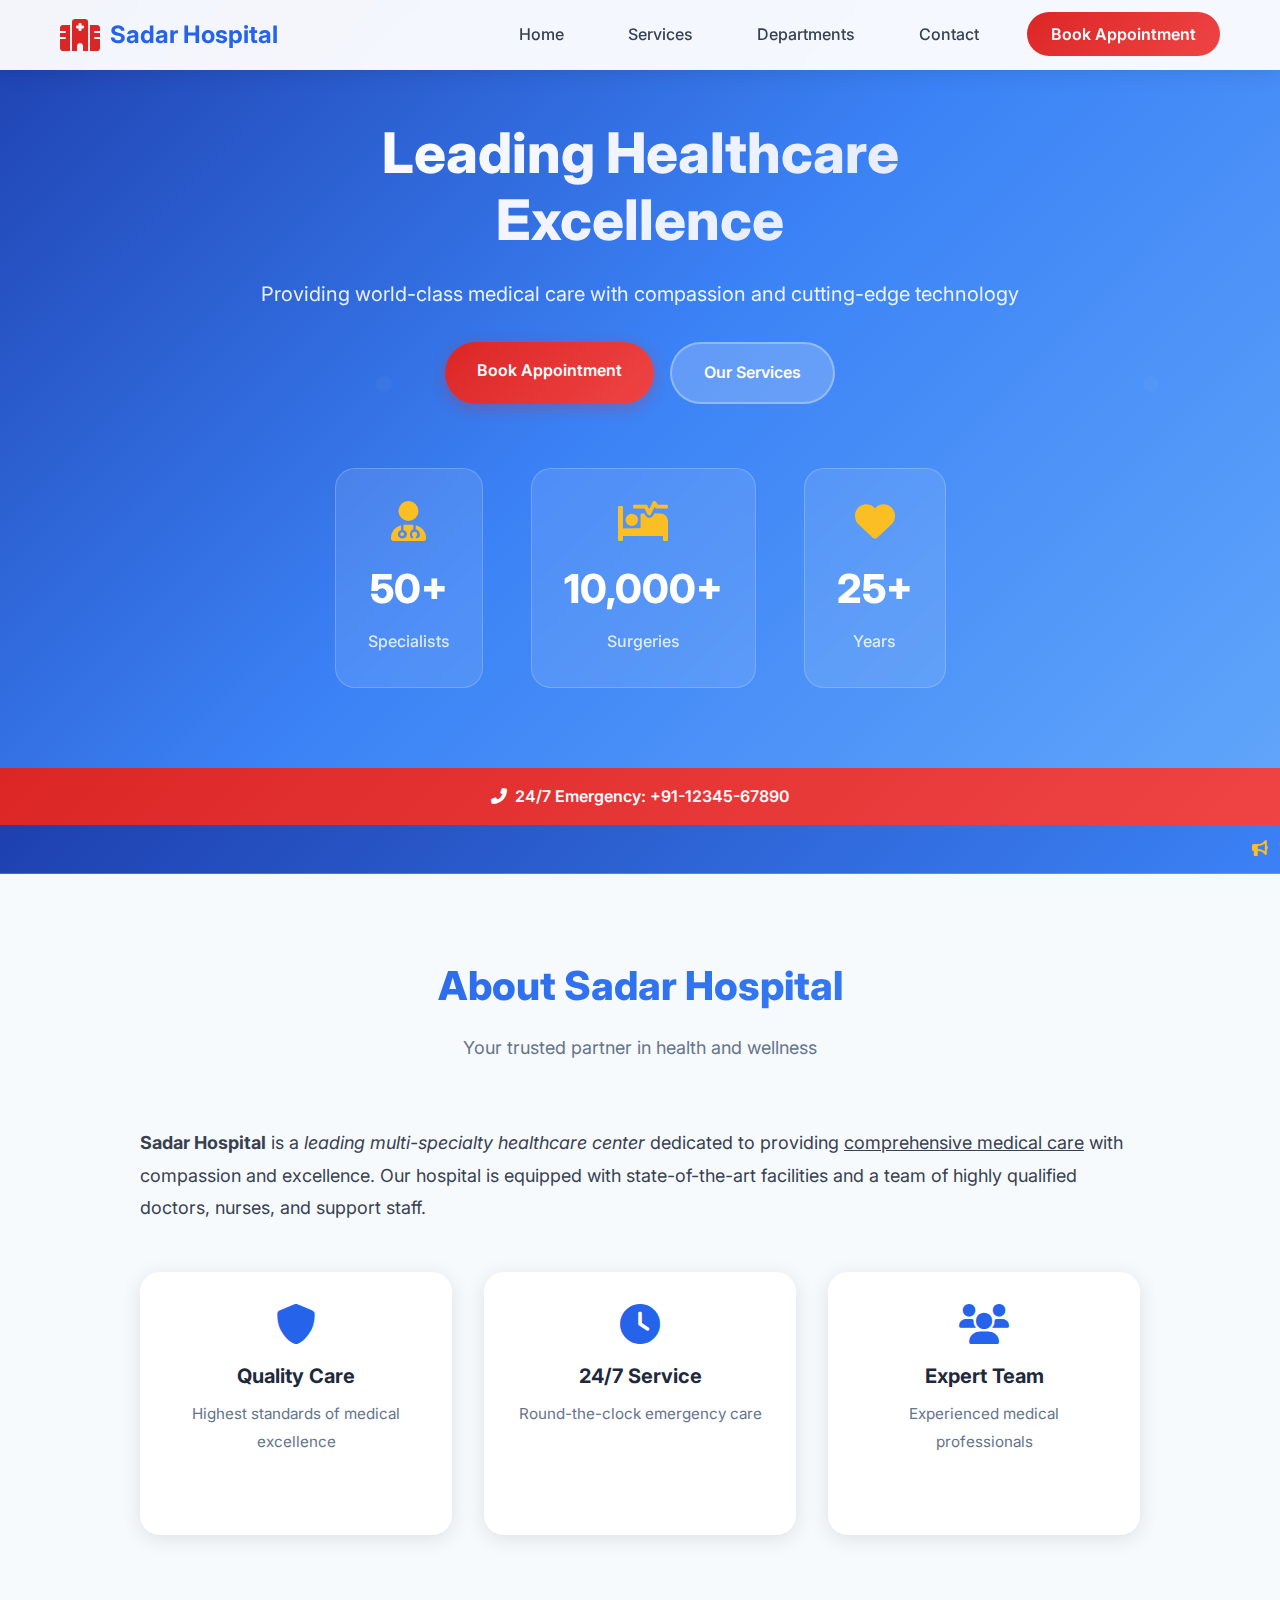
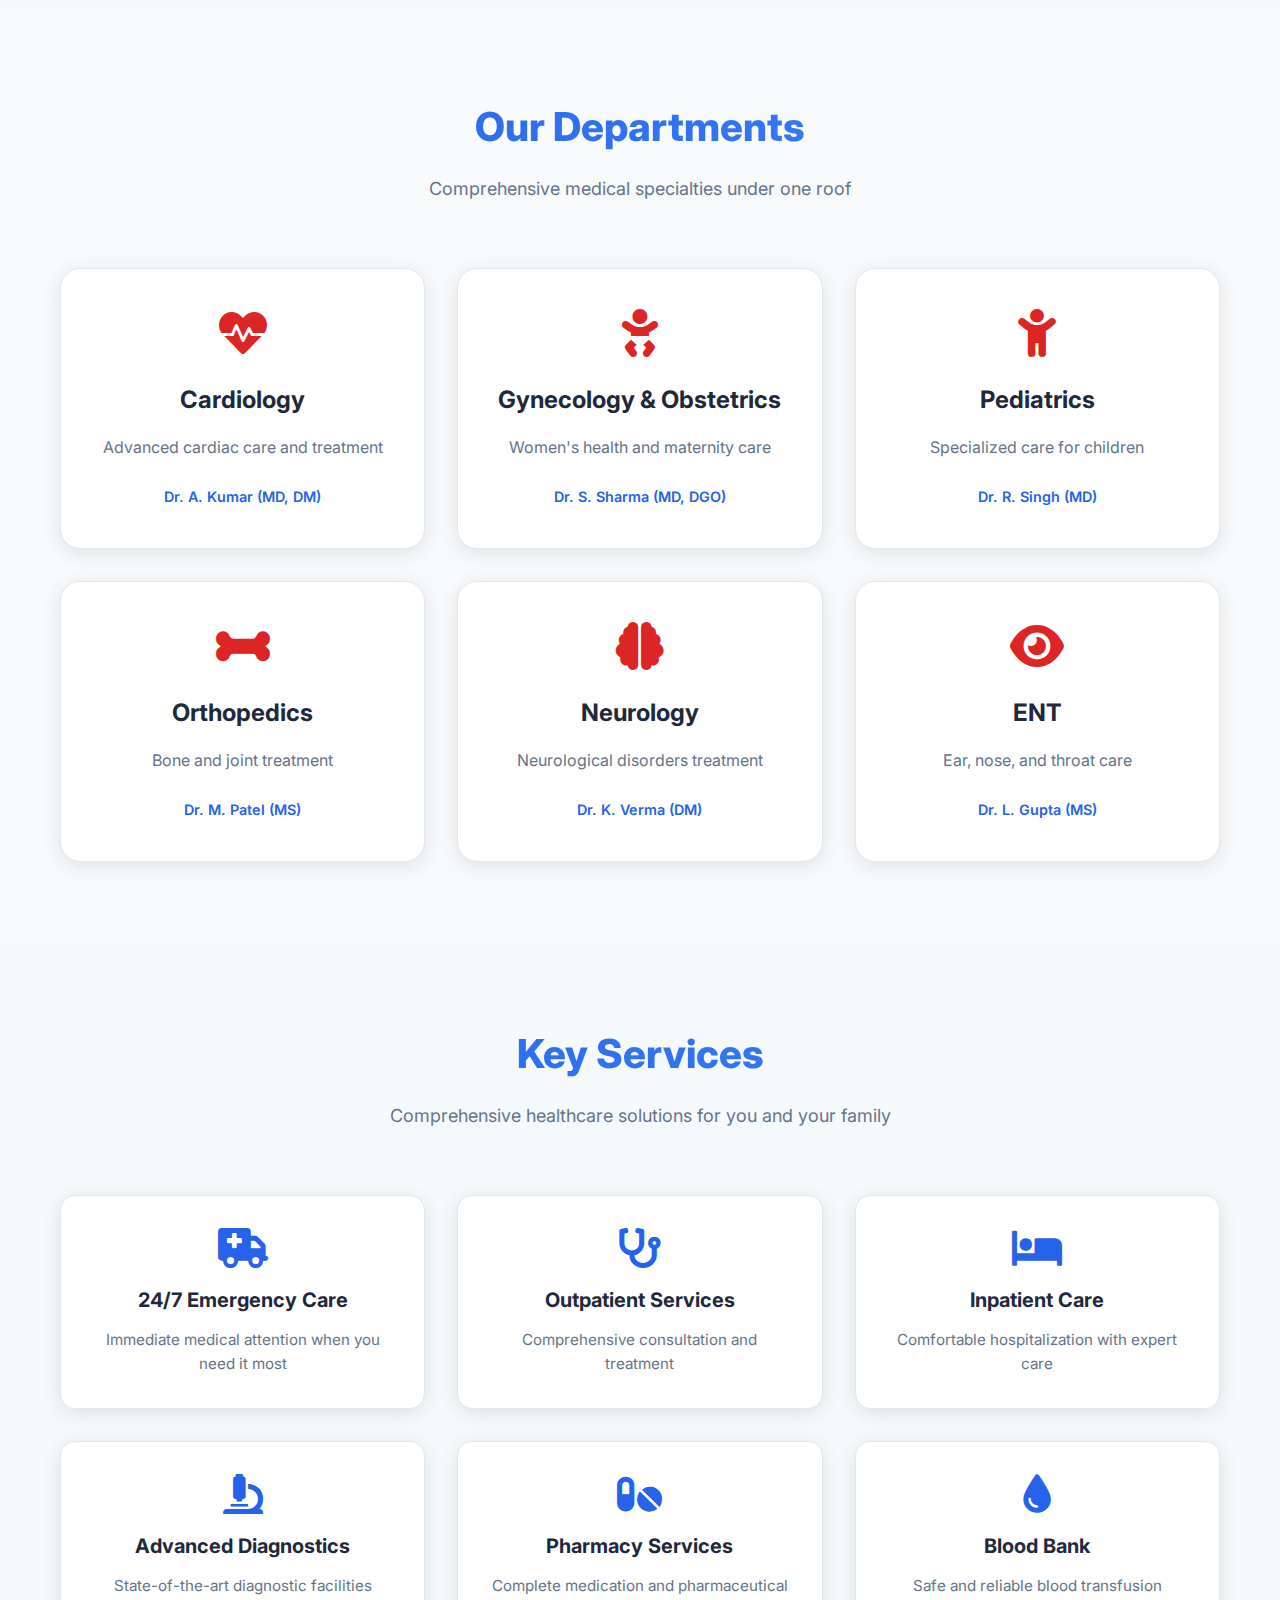
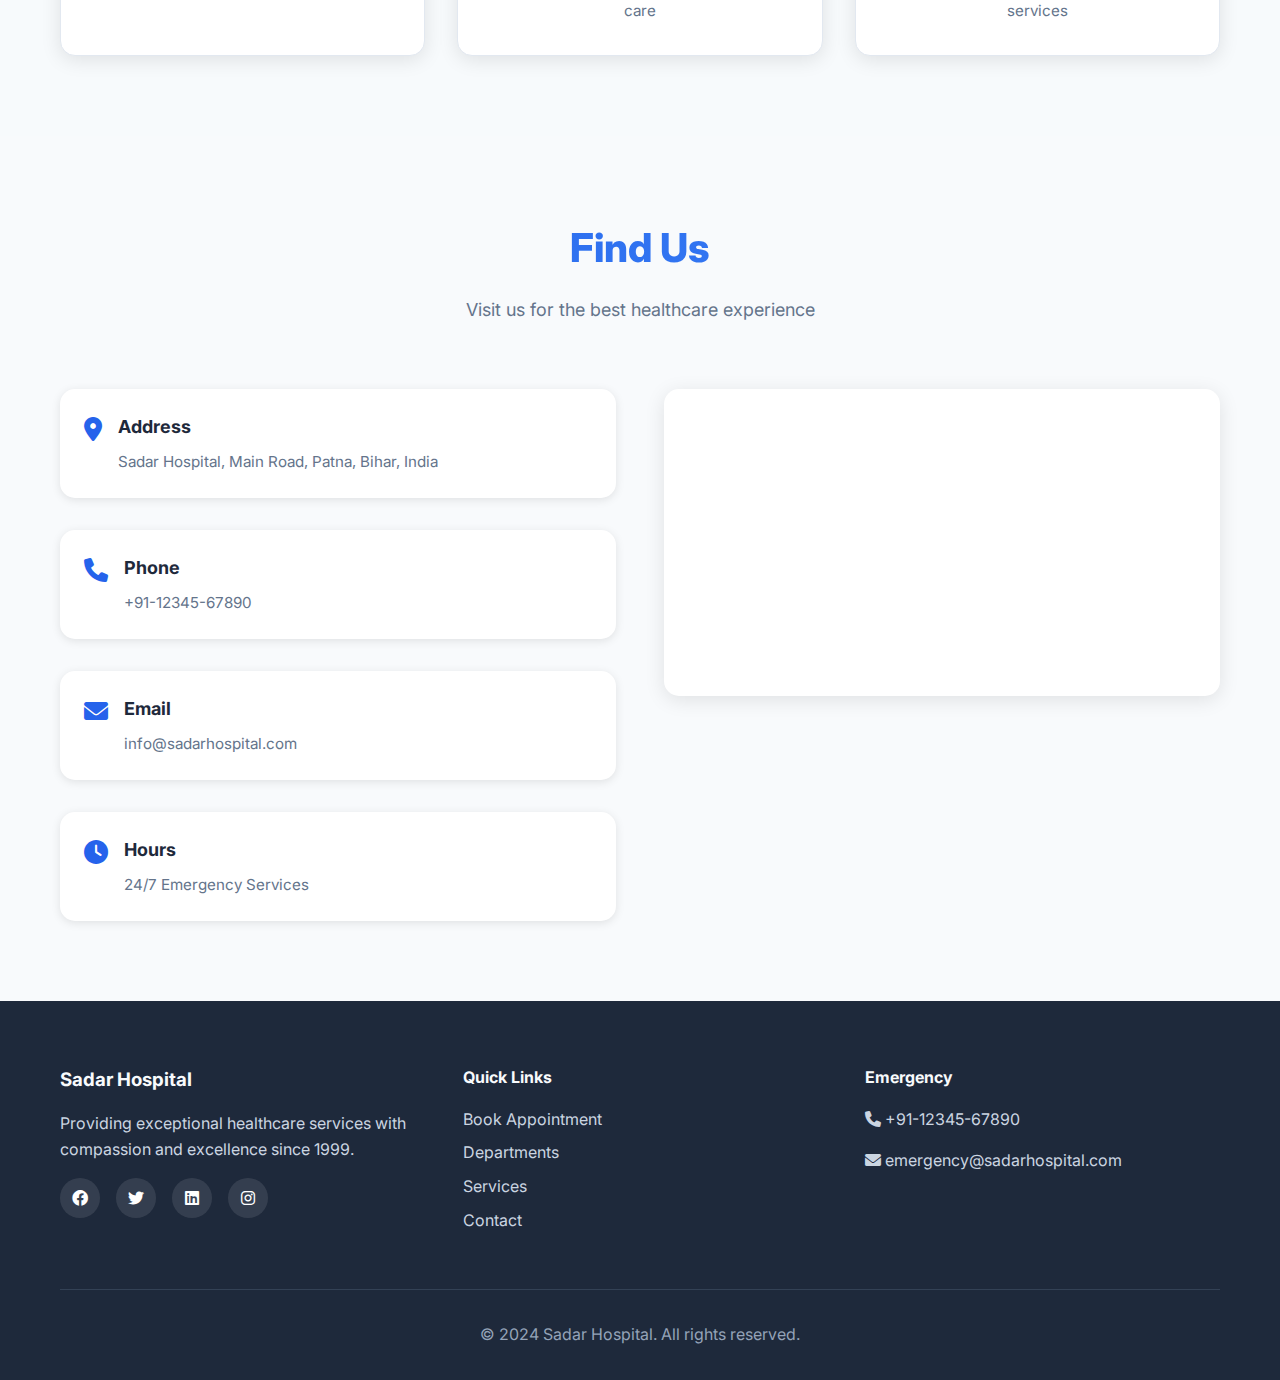
<file: index.html>
<!DOCTYPE html>
<html lang="en">
<head>
    <meta charset="UTF-8">
    <meta name="viewport" content="width=device-width, initial-scale=1.0">
    <title>Sadar Hospital - Leading Healthcare Excellence</title>
    <link rel="stylesheet" href="style2.css">
    <link href="https://fonts.googleapis.com/css2?family=Inter:wght@300;400;500;600;700;800&display=swap" rel="stylesheet">
    <link rel="stylesheet" href="https://cdnjs.cloudflare.com/ajax/libs/font-awesome/6.0.0/css/all.min.css">
</head>
<body>
    <!-- Navigation -->
    <nav class="navbar">
        <div class="nav-container">
            <div class="nav-logo">
                <i class="fas fa-hospital-alt"></i>
                <span>Sadar Hospital</span>
            </div>
            <ul class="nav-links">
                <li><a href="#home">Home</a></li>
                <li><a href="#services">Services</a></li>
                <li><a href="#departments">Departments</a></li>
                <li><a href="#contact">Contact</a></li>
                <li><a href="hospital.html" class="btn-appointment">Book Appointment</a></li>
            </ul>
        </div>
    </nav>

    <!-- Hero Section -->
    <header id="home" class="hero">
        <div class="hero-content">
            <h1>Leading Healthcare Excellence</h1>
            <p>Providing world-class medical care with compassion and cutting-edge technology</p>
            <div class="hero-buttons">
                <a href="hospital.html" class="btn-primary">Book Appointment</a>
                <a href="#services" class="btn-secondary">Our Services</a>
            </div>
        </div>
        <div class="hero-stats">
            <div class="stat-item">
                <i class="fas fa-user-md"></i>
                <span class="stat-number">50+</span>
                <span class="stat-label">Specialists</span>
            </div>
            <div class="stat-item">
                <i class="fas fa-procedures"></i>
                <span class="stat-number">10,000+</span>
                <span class="stat-label">Surgeries</span>
            </div>
            <div class="stat-item">
                <i class="fas fa-heart"></i>
                <span class="stat-number">25+</span>
                <span class="stat-label">Years</span>
            </div>
        </div>
    </header>

    <!-- Emergency Banner -->
    <div class="emergency-banner">
        <i class="fas fa-phone-alt"></i>
        <span>24/7 Emergency: +91-12345-67890</span>
    </div>

    <!-- Announcement Marquee -->
    <div class="announcement-banner">
        <marquee scrollamount="3" behavior="scroll" direction="left">
            <i class="fas fa-bullhorn"></i>
            <span>Welcome to Sadar Hospital! 24/7 Emergency Services Available | Book your appointment online | Your health, our priority | Free health checkup camp this weekend | New cardiology department now open | Special discounts for senior citizens</span>
        </marquee>
    </div>

    <!-- Main Content -->
    <main>
        <!-- About Section -->
        <section id="about" class="section">
            <div class="container">
                <div class="section-header">
                    <h2>About Sadar Hospital</h2>
                    <p>Your trusted partner in health and wellness</p>
                </div>
                <div class="about-content">
                    <div class="about-text">
                        <p><strong>Sadar Hospital</strong> is a <em>leading multi-specialty healthcare center</em> dedicated to providing <u>comprehensive medical care</u> with compassion and excellence. Our hospital is equipped with state-of-the-art facilities and a team of highly qualified doctors, nurses, and support staff.</p>
                        <div class="features-grid">
                            <div class="feature">
                                <i class="fas fa-shield-alt"></i>
                                <h4>Quality Care</h4>
                                <p>Highest standards of medical excellence</p>
                            </div>
                            <div class="feature">
                                <i class="fas fa-clock"></i>
                                <h4>24/7 Service</h4>
                                <p>Round-the-clock emergency care</p>
                            </div>
                            <div class="feature">
                                <i class="fas fa-users"></i>
                                <h4>Expert Team</h4>
                                <p>Experienced medical professionals</p>
                            </div>
                        </div>
                    </div>
                </div>
            </div>
        </section>

        <!-- Departments Section -->
        <section id="departments" class="section bg-light">
            <div class="container">
                <div class="section-header">
                    <h2>Our Departments</h2>
                    <p>Comprehensive medical specialties under one roof</p>
                </div>
                <div class="departments-grid">
                    <div class="department-card">
                        <i class="fas fa-heartbeat"></i>
                        <h3>Cardiology</h3>
                        <p>Advanced cardiac care and treatment</p>
                        <span class="doctor">Dr. A. Kumar (MD, DM)</span>
                    </div>
                    <div class="department-card">
                        <i class="fas fa-baby"></i>
                        <h3>Gynecology & Obstetrics</h3>
                        <p>Women's health and maternity care</p>
                        <span class="doctor">Dr. S. Sharma (MD, DGO)</span>
                    </div>
                    <div class="department-card">
                        <i class="fas fa-child"></i>
                        <h3>Pediatrics</h3>
                        <p>Specialized care for children</p>
                        <span class="doctor">Dr. R. Singh (MD)</span>
                    </div>
                    <div class="department-card">
                        <i class="fas fa-bone"></i>
                        <h3>Orthopedics</h3>
                        <p>Bone and joint treatment</p>
                        <span class="doctor">Dr. M. Patel (MS)</span>
                    </div>
                    <div class="department-card">
                        <i class="fas fa-brain"></i>
                        <h3>Neurology</h3>
                        <p>Neurological disorders treatment</p>
                        <span class="doctor">Dr. K. Verma (DM)</span>
                    </div>
                    <div class="department-card">
                        <i class="fas fa-eye"></i>
                        <h3>ENT</h3>
                        <p>Ear, nose, and throat care</p>
                        <span class="doctor">Dr. L. Gupta (MS)</span>
                    </div>
                </div>
            </div>
        </section>

        <!-- Services Section -->
        <section id="services" class="section">
            <div class="container">
                <div class="section-header">
                    <h2>Key Services</h2>
                    <p>Comprehensive healthcare solutions for you and your family</p>
                </div>
                <div class="services-grid">
                    <div class="service-item">
                        <i class="fas fa-ambulance"></i>
                        <h4>24/7 Emergency Care</h4>
                        <p>Immediate medical attention when you need it most</p>
                    </div>
                    <div class="service-item">
                        <i class="fas fa-stethoscope"></i>
                        <h4>Outpatient Services</h4>
                        <p>Comprehensive consultation and treatment</p>
                    </div>
                    <div class="service-item">
                        <i class="fas fa-bed"></i>
                        <h4>Inpatient Care</h4>
                        <p>Comfortable hospitalization with expert care</p>
                    </div>
                    <div class="service-item">
                        <i class="fas fa-microscope"></i>
                        <h4>Advanced Diagnostics</h4>
                        <p>State-of-the-art diagnostic facilities</p>
                    </div>
                    <div class="service-item">
                        <i class="fas fa-pills"></i>
                        <h4>Pharmacy Services</h4>
                        <p>Complete medication and pharmaceutical care</p>
                    </div>
                    <div class="service-item">
                        <i class="fas fa-tint"></i>
                        <h4>Blood Bank</h4>
                        <p>Safe and reliable blood transfusion services</p>
                    </div>
                </div>
            </div>
        </section>

        <!-- Contact Section -->
        <section id="contact" class="section bg-light">
            <div class="container">
                <div class="section-header">
                    <h2>Find Us</h2>
                    <p>Visit us for the best healthcare experience</p>
                </div>
                <div class="contact-content">
                    <div class="contact-info">
                        <div class="contact-item">
                            <i class="fas fa-map-marker-alt"></i>
                            <div>
                                <h4>Address</h4>
                                <p>Sadar Hospital, Main Road, Patna, Bihar, India</p>
                            </div>
                        </div>
                        <div class="contact-item">
                            <i class="fas fa-phone"></i>
                            <div>
                                <h4>Phone</h4>
                                <p>+91-12345-67890</p>
                            </div>
                        </div>
                        <div class="contact-item">
                            <i class="fas fa-envelope"></i>
                            <div>
                                <h4>Email</h4>
                                <p>info@sadarhospital.com</p>
                            </div>
                        </div>
                        <div class="contact-item">
                            <i class="fas fa-clock"></i>
                            <div>
                                <h4>Hours</h4>
                                <p>24/7 Emergency Services</p>
                            </div>
                        </div>
                    </div>
                    <div class="map-container">
                        <iframe src="https://www.google.com/maps/embed?pb=!1m18!1m12!1m3!1d3651.902013957007!2d85.1375643154316!3d25.5940949837017!2m3!1f0!2f0!3f0!3m2!1i1024!2i768!4f13.1!3m3!1m2!1s0x0%3A0x0!2zMjXCsDM1JzM4LjgiTiA4NcKwMDgnMTMuMiJF!5e0!3m2!1sen!2sin!4v1680000000000!5m2!1sen!2sin" width="100%" height="300" style="border:0; border-radius:12px;" allowfullscreen="" loading="lazy" referrerpolicy="no-referrer-when-downgrade"></iframe>
                    </div>
                </div>
            </div>
        </section>
    </main>

    <!-- Footer -->
    <footer class="footer">
        <div class="container">
            <div class="footer-content">
                <div class="footer-section">
                    <h3>Sadar Hospital</h3>
                    <p>Providing exceptional healthcare services with compassion and excellence since 1999.</p>
                    <div class="social-links">
                        <a href="#"><i class="fab fa-facebook"></i></a>
                        <a href="#"><i class="fab fa-twitter"></i></a>
                        <a href="#"><i class="fab fa-linkedin"></i></a>
                        <a href="#"><i class="fab fa-instagram"></i></a>
                    </div>
                </div>
                <div class="footer-section">
                    <h4>Quick Links</h4>
                    <ul>
                        <li><a href="hospital.html">Book Appointment</a></li>
                        <li><a href="#departments">Departments</a></li>
                        <li><a href="#services">Services</a></li>
                        <li><a href="#contact">Contact</a></li>
                    </ul>
                </div>
                <div class="footer-section">
                    <h4>Emergency</h4>
                    <p><i class="fas fa-phone"></i> +91-12345-67890</p>
                    <p><i class="fas fa-envelope"></i> emergency@sadarhospital.com</p>
                </div>
            </div>
            <div class="footer-bottom">
                <p>&copy; 2024 Sadar Hospital. All rights reserved.</p>
            </div>
        </div>
    </footer>
</body>
</html>
</file>
<file: style2.css>
/* Modern Hospital Website CSS */
* {
    margin: 0;
    padding: 0;
    box-sizing: border-box;
}

body {
    font-family: 'Inter', -apple-system, BlinkMacSystemFont, 'Segoe UI', Roboto, sans-serif;
    line-height: 1.6;
    color: #1a202c;
    background-color: #f7fafc;
    overflow-x: hidden;
}

.container {
    max-width: 1200px;
    margin: 0 auto;
    padding: 0 20px;
}

/* Navigation */
.navbar {
    background: rgba(255, 255, 255, 0.95);
    backdrop-filter: blur(10px);
    position: fixed;
    top: 0;
    left: 0;
    right: 0;
    z-index: 1000;
    padding: 1rem 0;
    box-shadow: 0 2px 20px rgba(0, 0, 0, 0.1);
    transition: all 0.3s ease;
}

.nav-container {
    display: flex;
    justify-content: space-between;
    align-items: center;
    max-width: 1200px;
    margin: 0 auto;
    padding: 0 20px;
}

.nav-logo {
    display: flex;
    align-items: center;
    gap: 10px;
    font-size: 1.5rem;
    font-weight: 700;
    color: #2563eb;
    text-decoration: none;
}

.nav-logo i {
    font-size: 2rem;
    color: #dc2626;
}

.nav-links {
    display: flex;
    list-style: none;
    gap: 2rem;
    align-items: center;
}

.nav-links a {
    text-decoration: none;
    color: #374151;
    font-weight: 500;
    transition: all 0.3s ease;
    padding: 0.5rem 1rem;
    border-radius: 8px;
}

.nav-links a:hover {
    color: #2563eb;
    background: rgba(37, 99, 235, 0.1);
}

.btn-appointment {
    background: linear-gradient(135deg, #dc2626, #ef4444);
    color: white !important;
    padding: 0.75rem 1.5rem !important;
    border-radius: 25px !important;
    font-weight: 600 !important;
    transition: all 0.3s ease;
}

.btn-appointment:hover {
    transform: translateY(-2px);
    box-shadow: 0 10px 25px rgba(220, 38, 38, 0.3);
}

/* Hero Section */
.hero {
    background: linear-gradient(135deg, #1e40af 0%, #3b82f6 50%, #60a5fa 100%);
    color: white;
    padding: 120px 0 80px 0;
    text-align: center;
    position: relative;
    overflow: hidden;
}

.hero::before {
    content: '';
    position: absolute;
    top: 0;
    left: 0;
    right: 0;
    bottom: 0;
    background: url('data:image/svg+xml,<svg xmlns="http://www.w3.org/2000/svg" viewBox="0 0 100 100"><defs><pattern id="grain" width="100" height="100" patternUnits="userSpaceOnUse"><circle cx="50" cy="50" r="1" fill="white" opacity="0.1"/></pattern></defs><rect width="100" height="100" fill="url(%23grain)"/></svg>');
    opacity: 0.3;
}

.hero-content {
    position: relative;
    z-index: 2;
    max-width: 800px;
    margin: 0 auto;
    padding: 0 20px;
}

.hero h1 {
    font-size: 3.5rem;
    font-weight: 800;
    margin-bottom: 1.5rem;
    line-height: 1.2;
    background: linear-gradient(135deg, #ffffff, #e0e7ff);
    -webkit-background-clip: text;
    -webkit-text-fill-color: transparent;
    background-clip: text;
}

.hero p {
    font-size: 1.25rem;
    margin-bottom: 2rem;
    opacity: 0.9;
    font-weight: 400;
}

.hero-buttons {
    display: flex;
    gap: 1rem;
    justify-content: center;
    flex-wrap: wrap;
}

.btn-primary, .btn-secondary {
    padding: 1rem 2rem;
    border-radius: 50px;
    text-decoration: none;
    font-weight: 600;
    transition: all 0.3s ease;
    display: inline-block;
}

.btn-primary {
    background: linear-gradient(135deg, #dc2626, #ef4444);
    color: white;
    box-shadow: 0 4px 15px rgba(220, 38, 38, 0.3);
}

.btn-primary:hover {
    transform: translateY(-3px);
    box-shadow: 0 8px 25px rgba(220, 38, 38, 0.4);
}

.btn-secondary {
    background: rgba(255, 255, 255, 0.2);
    color: white;
    border: 2px solid rgba(255, 255, 255, 0.3);
}

.btn-secondary:hover {
    background: rgba(255, 255, 255, 0.3);
    transform: translateY(-3px);
}

.hero-stats {
    display: flex;
    justify-content: center;
    gap: 3rem;
    margin-top: 4rem;
    flex-wrap: wrap;
}

.stat-item {
    text-align: center;
    background: rgba(255, 255, 255, 0.1);
    padding: 2rem;
    border-radius: 20px;
    backdrop-filter: blur(10px);
    border: 1px solid rgba(255, 255, 255, 0.2);
    transition: all 0.3s ease;
}

.stat-item:hover {
    transform: translateY(-5px);
    background: rgba(255, 255, 255, 0.2);
}

.stat-item i {
    font-size: 2.5rem;
    color: #fbbf24;
    margin-bottom: 1rem;
    display: block;
}

.stat-number {
    display: block;
    font-size: 2.5rem;
    font-weight: 800;
    margin-bottom: 0.5rem;
}

.stat-label {
    font-size: 1rem;
    opacity: 0.8;
    font-weight: 500;
}

/* Emergency Banner */
.emergency-banner {
    background: linear-gradient(135deg, #dc2626, #ef4444);
    color: white;
    text-align: center;
    padding: 1rem;
    font-weight: 600;
    display: flex;
    align-items: center;
    justify-content: center;
    gap: 0.5rem;
    animation: pulse 2s infinite;
}

@keyframes pulse {
    0%, 100% { opacity: 1; }
    50% { opacity: 0.8; }
}

/* Announcement Banner */
.announcement-banner {
    background: linear-gradient(135deg, #1e40af, #3b82f6);
    color: white;
    padding: 0.75rem 0;
    border-bottom: 1px solid rgba(255, 255, 255, 0.2);
}

.announcement-banner marquee {
    display: flex;
    align-items: center;
    gap: 0.75rem;
    font-weight: 500;
    font-size: 0.95rem;
}

.announcement-banner i {
    color: #fbbf24;
    font-size: 1rem;
    margin-right: 0.5rem;
}

.announcement-banner span {
    color: white;
    opacity: 0.95;
}

/* Sections */
.section {
    padding: 80px 0;
}

.bg-light {
    background: #f8fafc;
}

.section-header {
    text-align: center;
    margin-bottom: 4rem;
}

.section-header h2 {
    font-size: 2.5rem;
    font-weight: 800;
    color: #1e293b;
    margin-bottom: 1rem;
    background: linear-gradient(135deg, #2563eb, #3b82f6);
    -webkit-background-clip: text;
    -webkit-text-fill-color: transparent;
    background-clip: text;
}

.section-header p {
    font-size: 1.125rem;
    color: #64748b;
    max-width: 600px;
    margin: 0 auto;
}

/* About Section */
.about-content {
    max-width: 1000px;
    margin: 0 auto;
}

.about-text p {
    font-size: 1.125rem;
    color: #374151;
    margin-bottom: 3rem;
    line-height: 1.8;
}

.features-grid {
    display: grid;
    grid-template-columns: repeat(auto-fit, minmax(250px, 1fr));
    gap: 2rem;
    margin-top: 3rem;
}

.feature {
    text-align: center;
    padding: 2rem;
    background: white;
    border-radius: 20px;
    box-shadow: 0 4px 20px rgba(0, 0, 0, 0.1);
    transition: all 0.3s ease;
}

.feature:hover {
    transform: translateY(-5px);
    box-shadow: 0 8px 30px rgba(0, 0, 0, 0.15);
}

.feature i {
    font-size: 2.5rem;
    color: #2563eb;
    margin-bottom: 1rem;
}

.feature h4 {
    font-size: 1.25rem;
    font-weight: 700;
    color: #1e293b;
    margin-bottom: 0.5rem;
}

.feature p {
    color: #64748b;
    font-size: 0.95rem;
}

/* Departments Grid */
.departments-grid {
    display: grid;
    grid-template-columns: repeat(auto-fit, minmax(300px, 1fr));
    gap: 2rem;
}

.department-card {
    background: white;
    padding: 2.5rem;
    border-radius: 20px;
    box-shadow: 0 4px 20px rgba(0, 0, 0, 0.1);
    text-align: center;
    transition: all 0.3s ease;
    border: 1px solid #e2e8f0;
}

.department-card:hover {
    transform: translateY(-5px);
    box-shadow: 0 8px 30px rgba(0, 0, 0, 0.15);
    border-color: #2563eb;
}

.department-card i {
    font-size: 3rem;
    color: #dc2626;
    margin-bottom: 1.5rem;
}

.department-card h3 {
    font-size: 1.5rem;
    font-weight: 700;
    color: #1e293b;
    margin-bottom: 1rem;
}

.department-card p {
    color: #64748b;
    margin-bottom: 1.5rem;
    line-height: 1.6;
}

.department-card .doctor {
    display: block;
    font-weight: 600;
    color: #2563eb;
    font-size: 0.9rem;
}

/* Services Grid */
.services-grid {
    display: grid;
    grid-template-columns: repeat(auto-fit, minmax(280px, 1fr));
    gap: 2rem;
}

.service-item {
    background: white;
    padding: 2rem;
    border-radius: 15px;
    box-shadow: 0 4px 20px rgba(0, 0, 0, 0.1);
    text-align: center;
    transition: all 0.3s ease;
    border: 1px solid #e2e8f0;
}

.service-item:hover {
    transform: translateY(-3px);
    box-shadow: 0 8px 25px rgba(0, 0, 0, 0.15);
}

.service-item i {
    font-size: 2.5rem;
    color: #2563eb;
    margin-bottom: 1rem;
}

.service-item h4 {
    font-size: 1.25rem;
    font-weight: 700;
    color: #1e293b;
    margin-bottom: 0.75rem;
}

.service-item p {
    color: #64748b;
    font-size: 0.95rem;
    line-height: 1.6;
}

/* Contact Section */
.contact-content {
    display: grid;
    grid-template-columns: 1fr 1fr;
    gap: 3rem;
    align-items: start;
}

.contact-info {
    display: flex;
    flex-direction: column;
    gap: 2rem;
}

.contact-item {
    display: flex;
    align-items: flex-start;
    gap: 1rem;
    padding: 1.5rem;
    background: white;
    border-radius: 15px;
    box-shadow: 0 2px 10px rgba(0, 0, 0, 0.1);
    transition: all 0.3s ease;
}

.contact-item:hover {
    transform: translateX(5px);
    box-shadow: 0 4px 20px rgba(0, 0, 0, 0.15);
}

.contact-item i {
    font-size: 1.5rem;
    color: #2563eb;
    margin-top: 0.25rem;
}

.contact-item h4 {
    font-size: 1.125rem;
    font-weight: 700;
    color: #1e293b;
    margin-bottom: 0.5rem;
}

.contact-item p {
    color: #64748b;
    font-size: 0.95rem;
}

.map-container {
    background: white;
    border-radius: 15px;
    overflow: hidden;
    box-shadow: 0 4px 20px rgba(0, 0, 0, 0.1);
}

/* Footer */
.footer {
    background: #1e293b;
    color: white;
    padding: 4rem 0 2rem 0;
}

.footer-content {
    display: grid;
    grid-template-columns: repeat(auto-fit, minmax(250px, 1fr));
    gap: 3rem;
    margin-bottom: 3rem;
}

.footer-section h3, .footer-section h4 {
    color: #f8fafc;
    margin-bottom: 1rem;
    font-weight: 700;
}

.footer-section p {
    color: #cbd5e1;
    line-height: 1.6;
    margin-bottom: 1rem;
}

.footer-section ul {
    list-style: none;
}

.footer-section ul li {
    margin-bottom: 0.5rem;
}

.footer-section ul li a {
    color: #cbd5e1;
    text-decoration: none;
    transition: color 0.3s ease;
}

.footer-section ul li a:hover {
    color: #60a5fa;
}

.social-links {
    display: flex;
    gap: 1rem;
    margin-top: 1rem;
}

.social-links a {
    display: inline-flex;
    align-items: center;
    justify-content: center;
    width: 40px;
    height: 40px;
    background: rgba(255, 255, 255, 0.1);
    border-radius: 50%;
    color: white;
    text-decoration: none;
    transition: all 0.3s ease;
}

.social-links a:hover {
    background: #2563eb;
    transform: translateY(-2px);
}

.footer-bottom {
    border-top: 1px solid #334155;
    padding-top: 2rem;
    text-align: center;
    color: #94a3b8;
}

/* Responsive Design */
@media (max-width: 768px) {
    .nav-links {
        display: none;
    }
    
    .hero h1 {
        font-size: 2.5rem;
    }
    
    .hero-stats {
        gap: 1rem;
    }
    
    .stat-item {
        padding: 1.5rem;
    }
    
    .contact-content {
        grid-template-columns: 1fr;
    }
    
    .section-header h2 {
        font-size: 2rem;
    }
    
    .features-grid,
    .departments-grid,
    .services-grid {
        grid-template-columns: 1fr;
    }
}

@media (max-width: 480px) {
    .hero h1 {
        font-size: 2rem;
    }
    
    .hero p {
        font-size: 1rem;
    }
    
    .hero-buttons {
        flex-direction: column;
        align-items: center;
    }
    
    .btn-primary, .btn-secondary {
        width: 100%;
        max-width: 250px;
        text-align: center;
    }
    
    .stat-item {
        padding: 1rem;
    }
    
    .stat-number {
        font-size: 2rem;
    }
}

/* Animations */
@keyframes fadeInUp {
    from {
        opacity: 0;
        transform: translateY(30px);
    }
    to {
        opacity: 1;
        transform: translateY(0);
    }
}

.section {
    animation: fadeInUp 0.8s ease-out;
}

/* Smooth scrolling */
html {
    scroll-behavior: smooth;
}

/* Custom scrollbar */
::-webkit-scrollbar {
    width: 8px;
}

::-webkit-scrollbar-track {
    background: #f1f5f9;
}

::-webkit-scrollbar-thumb {
    background: #2563eb;
    border-radius: 4px;
}

::-webkit-scrollbar-thumb:hover {
    background: #1d4ed8;
}
</file>
